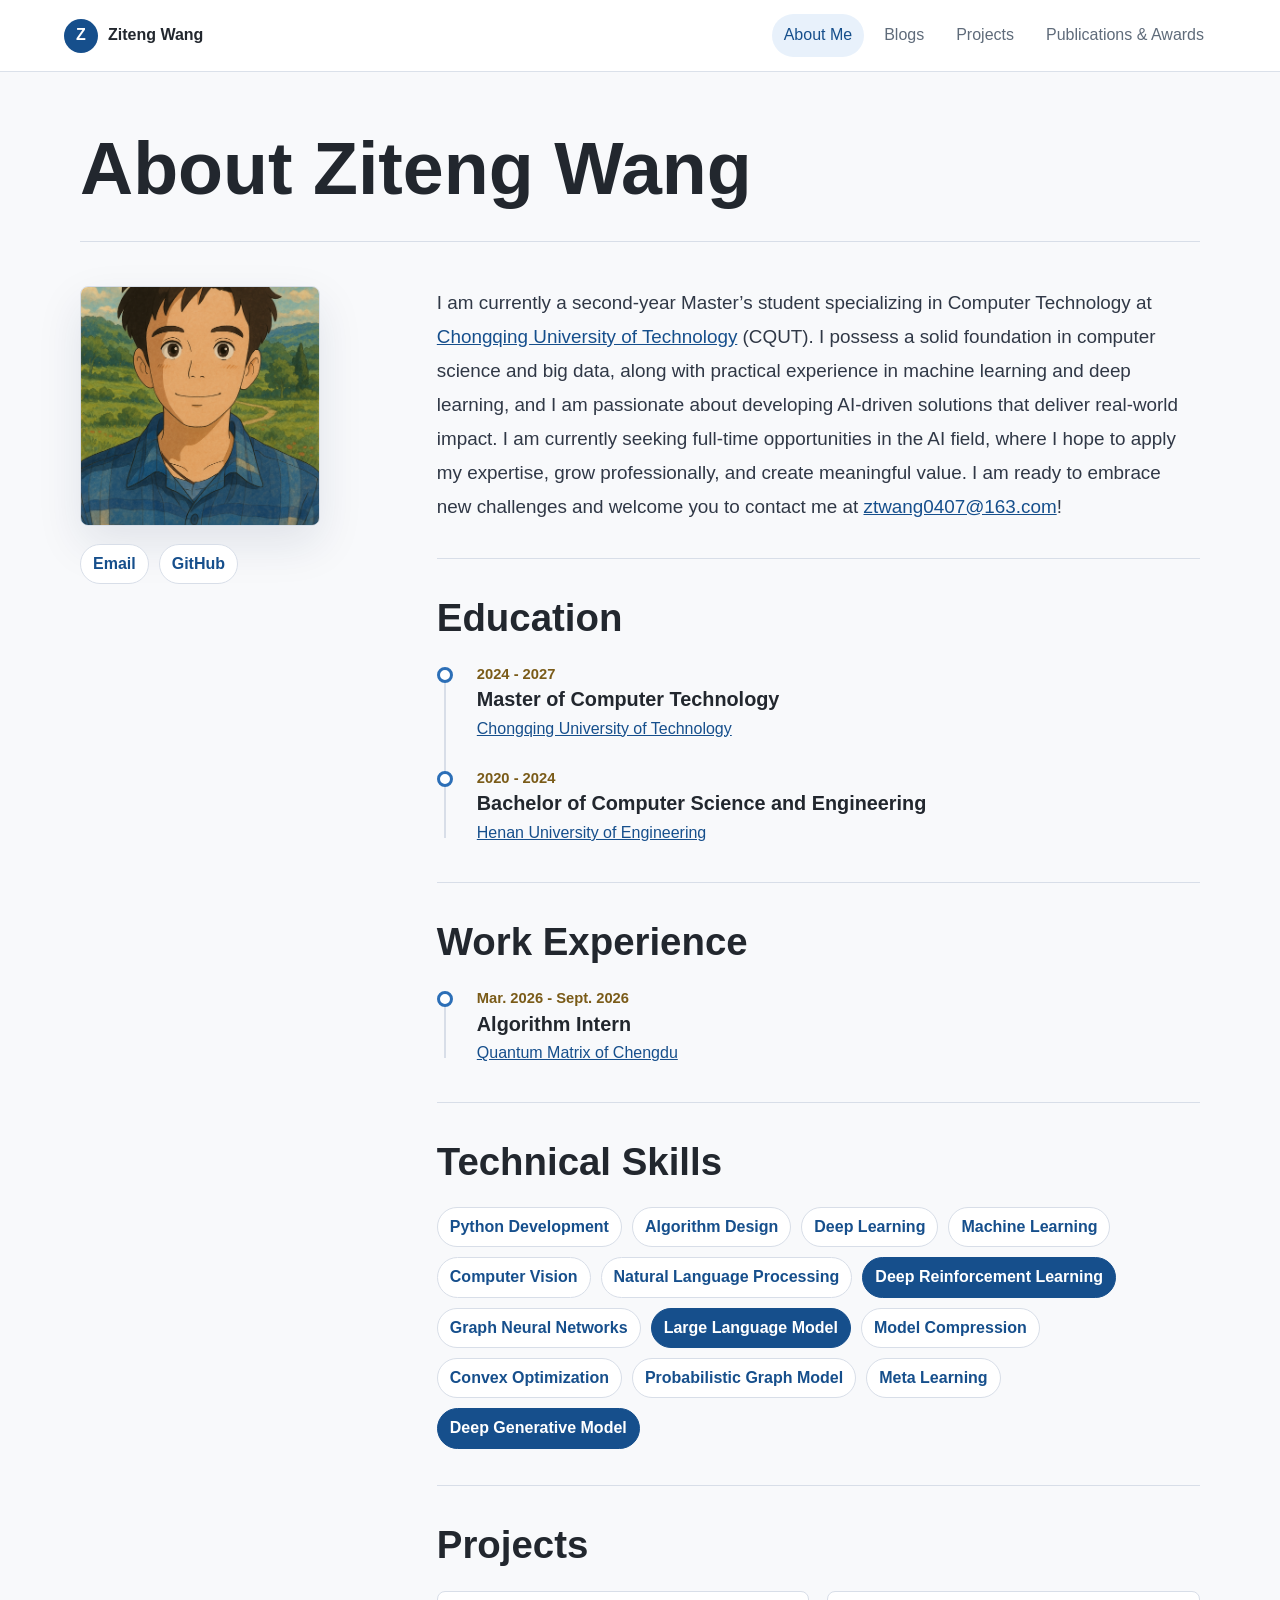
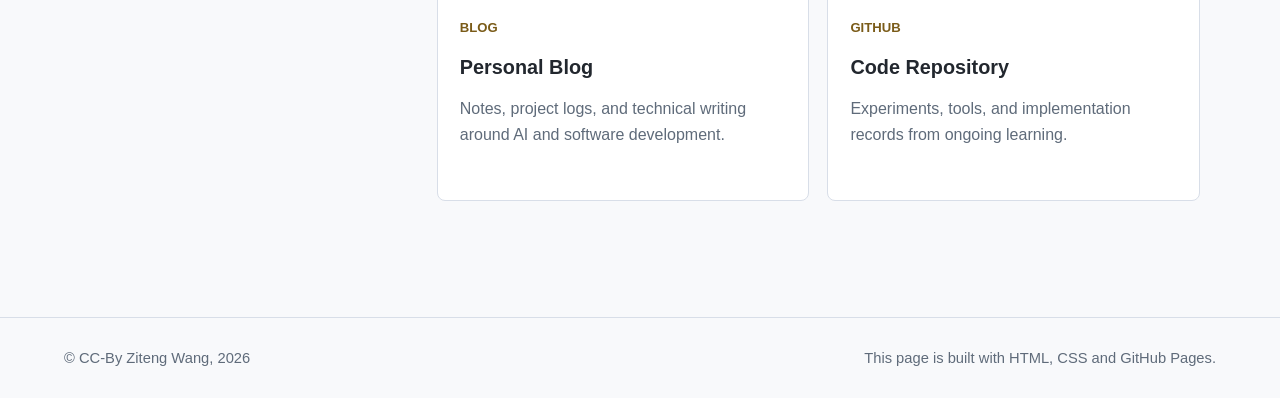
<file: index.html>
<!doctype html>
<html lang="en">
  <head>
    <meta charset="utf-8">
    <meta name="viewport" content="width=device-width, initial-scale=1">
    <meta name="description" content="About Ziteng Wang.">
    <title>About Ziteng Wang</title>
    <link rel="icon" href="assets/images/icon.avif">
    <link rel="stylesheet" href="assets/styles.css?v=20260615">
  </head>
  <body>
    <header class="site-header">
      <a class="brand" href="index.html" aria-label="Back to home">
        <span class="brand-mark">Z</span>
        <span>Ziteng Wang</span>
      </a>
      <nav class="nav-links" aria-label="Main navigation">
        <a aria-current="page" href="index.html">About Me</a>
        <a href="articles.html">Blogs</a>
        <a href="#projects">Projects</a>
        <a href="publish.html">Publications & Awards</a>
      </nav>
    </header>

    <main class="about-page">
      <header class="page-title">
        <h1>About Ziteng Wang</h1>
      </header>

      <section class="about-layout" aria-labelledby="about-title">
        <aside class="about-entity" aria-label="Profile">
          <img class="about-image" src="assets/images/profile.png" alt="Portrait of Ziteng Wang">
          <div class="about-links" aria-label="Profile links">
            <a href="mailto:ztwang0407@163.com" aria-label="Email">Email</a>
            <a href="https://github.com/princetb305-droid" aria-label="GitHub">GitHub</a>
          </div>
        </aside>

        <div class="about-content">
          <p class="about-intro" id="about-title">
            I am currently a second-year Master’s student specializing in Computer Technology at
            <a href="https://www.cqut.edu.cn/">Chongqing University of Technology</a> (CQUT).
            I possess a solid foundation in computer science and big data, along with practical
            experience in machine learning and deep learning, and I am passionate about developing
            AI-driven solutions that deliver real-world impact. I am currently seeking full-time
            opportunities in the AI field, where I hope to apply my expertise, grow professionally,
            and create meaningful value. I am ready to embrace new challenges and welcome you to
            contact me at <a href="mailto:ztwang0407@163.com">ztwang0407@163.com</a>!
          </p>

          <section class="resume-section" aria-labelledby="education-title">
            <h2 id="education-title">Education</h2>
            <div class="timeline">
              <article class="timeline-item">
                <span class="timeline-dot" aria-hidden="true"></span>
                <div class="timeline-content">
                  <div class="year">2024 - 2027</div>
                  <h3>Master of Computer Technology</h3>
                  <p><a href="https://www.cqut.edu.cn/">Chongqing University of Technology</a></p>
                </div>
              </article>
              <article class="timeline-item">
                <span class="timeline-dot" aria-hidden="true"></span>
                <div class="timeline-content">
                  <div class="year">2020 - 2024</div>
                  <h3>Bachelor of Computer Science and Engineering</h3>
                  <p><a href="https://www.haue.edu.cn/">Henan University of Engineering</a></p>
                </div>
              </article>
            </div>
          </section>

          <section class="resume-section" aria-labelledby="experience-title">
            <h2 id="experience-title">Work Experience</h2>
            <div class="timeline">
              <article class="timeline-item">
                <span class="timeline-dot" aria-hidden="true"></span>
                <div class="timeline-content">
                  <div class="year">Mar. 2026 - Sept. 2026</div>
                  <h3>Algorithm Intern</h3>
                  <p><a href="http://www.datamatrixai.com/#/index">Quantum Matrix of Chengdu</a></p>
                </div>
              </article>
            </div>
          </section>

          <section class="resume-section" aria-labelledby="skills-title">
            <h2 id="skills-title">Technical Skills</h2>
            <div class="tech-tags">
              <span>Python Development</span>
              <span>Algorithm Design</span>
              <span>Deep Learning</span>
              <span>Machine Learning</span>
              <span>Computer Vision</span>
              <span>Natural Language Processing</span>
              <span class="highlight">Deep Reinforcement Learning</span>
              <span>Graph Neural Networks</span>
              <span class="highlight">Large Language Model</span>
              <span>Model Compression</span>
              <span>Convex Optimization</span>
              <span>Probabilistic Graph Model</span>
              <span>Meta Learning</span>
              <span class="highlight">Deep Generative Model</span>
            </div>
          </section>

          <section class="resume-section" id="projects" aria-labelledby="projects-title">
            <h2 id="projects-title">Projects</h2>
            <div class="project-grid">
              <a class="project-card" href="articles.html">
                <span>Blog</span>
                <h3>Personal Blog</h3>
                <p>Notes, project logs, and technical writing around AI and software development.</p>
              </a>
              <a class="project-card" href="https://github.com/princetb305-droid">
                <span>GitHub</span>
                <h3>Code Repository</h3>
                <p>Experiments, tools, and implementation records from ongoing learning.</p>
              </a>
            </div>
          </section>
        </div>
      </section>
    </main>

    <footer class="site-footer">
      <span>© CC-By Ziteng Wang, 2026</span>
      <span>This page is built with HTML, CSS and GitHub Pages.</span>
    </footer>
  </body>
</html>
</file>
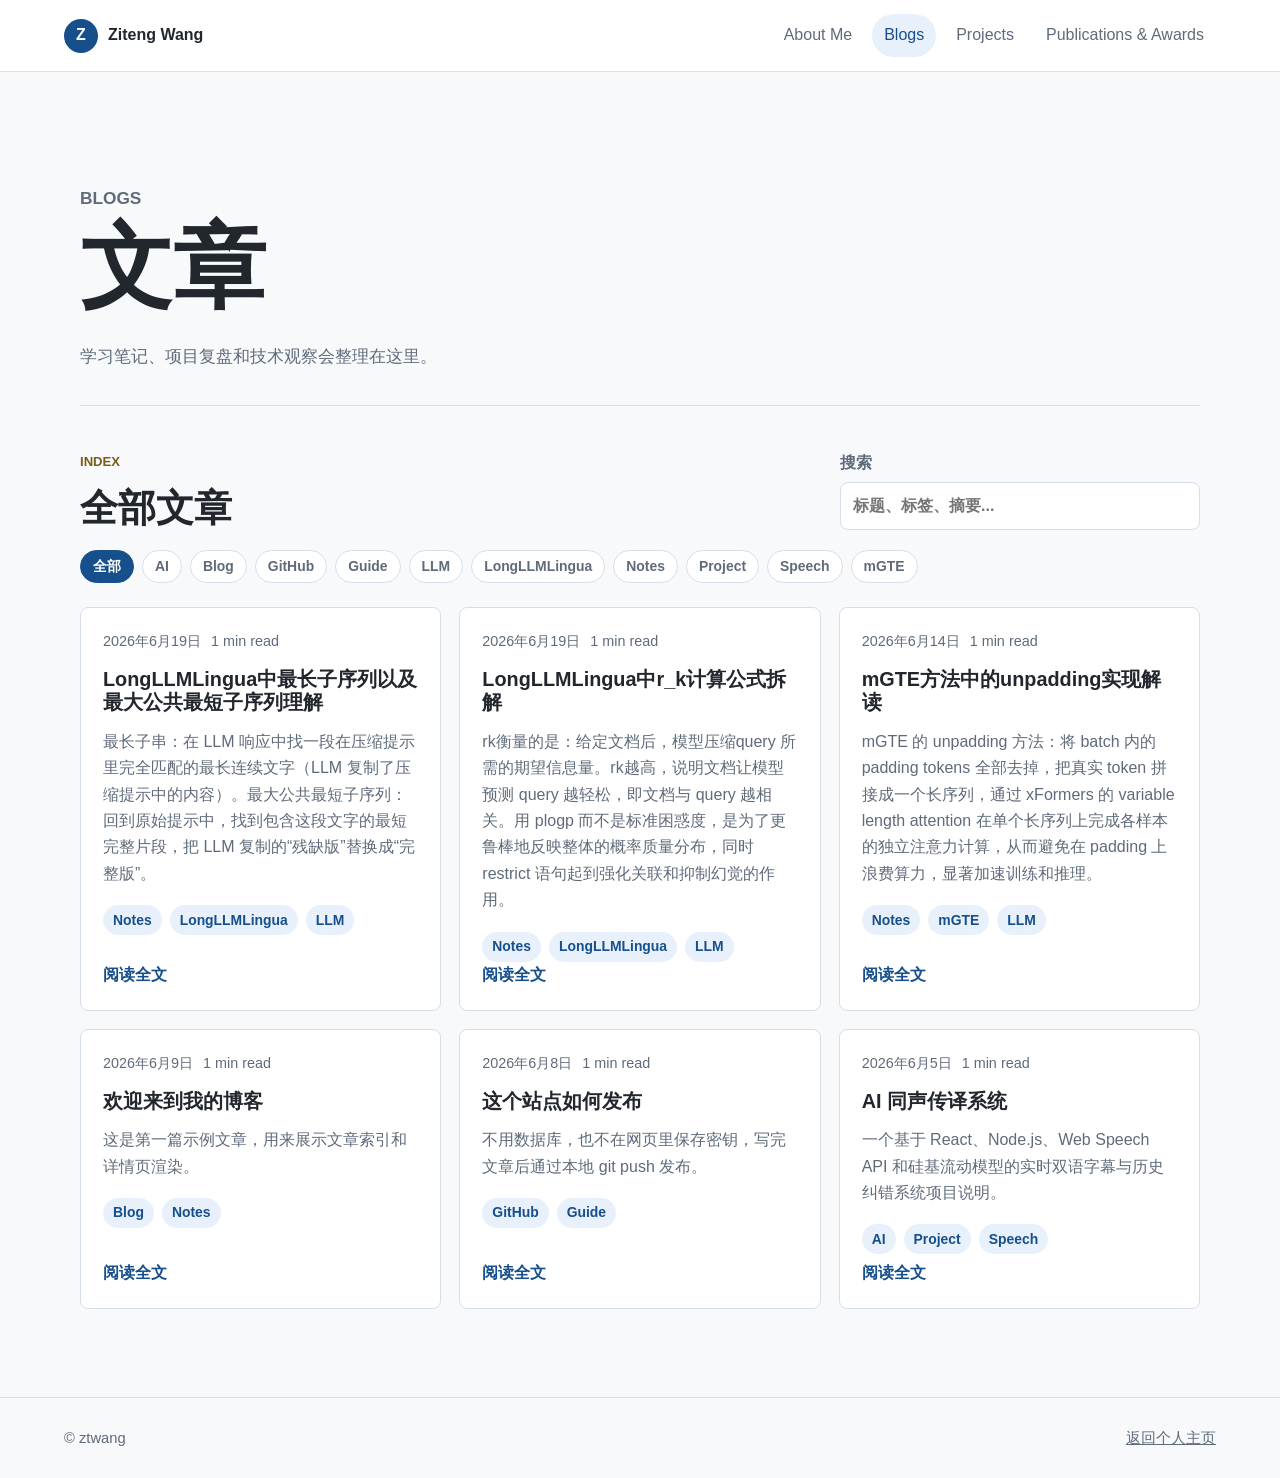
<file: articles.html>
<!doctype html>
<html lang="zh-CN">
  <head>
    <meta charset="utf-8">
    <meta name="viewport" content="width=device-width, initial-scale=1">
    <meta name="description" content="ztwang 的博客文章列表。">
    <title>文章 - ztwang</title>
    <link rel="stylesheet" href="assets/styles.css?v=20260615">
  </head>
  <body>
    <header class="site-header">
      <a class="brand" href="index.html" aria-label="回到首页">
        <span class="brand-mark">Z</span>
        <span>Ziteng Wang</span>
      </a>
      <nav class="nav-links" aria-label="主导航">
        <a href="index.html">About Me</a>
        <a aria-current="page" href="articles.html">Blogs</a>
        <a href="index.html#projects">Projects</a>
        <a href="publish.html">Publications & Awards</a>
      </nav>
    </header>

    <main>
      <section class="articles-hero" aria-labelledby="articles-title">
        <p class="section-kicker">Blogs</p>
        <h1 id="articles-title">文章</h1>
        <p>学习笔记、项目复盘和技术观察会整理在这里。</p>
      </section>

      <section class="posts-section standalone" aria-labelledby="posts-title">
        <div class="section-heading">
          <div>
            <p class="section-kicker">Index</p>
            <h2 id="posts-title">全部文章</h2>
          </div>
          <label class="search-box">
            <span>搜索</span>
            <input id="searchInput" type="search" placeholder="标题、标签、摘要..." autocomplete="off">
          </label>
        </div>
        <div class="filters" id="tagFilters" aria-label="文章标签筛选"></div>
        <div class="post-list" id="postList" aria-live="polite"></div>
        <p class="empty-state hidden" id="emptyState">没有找到匹配的文章。</p>
      </section>
    </main>

    <footer class="site-footer">
      <span>© ztwang</span>
      <span><a href="index.html">返回个人主页</a></span>
    </footer>

    <script src="assets/home.js" type="module"></script>
  </body>
</html>
</file>
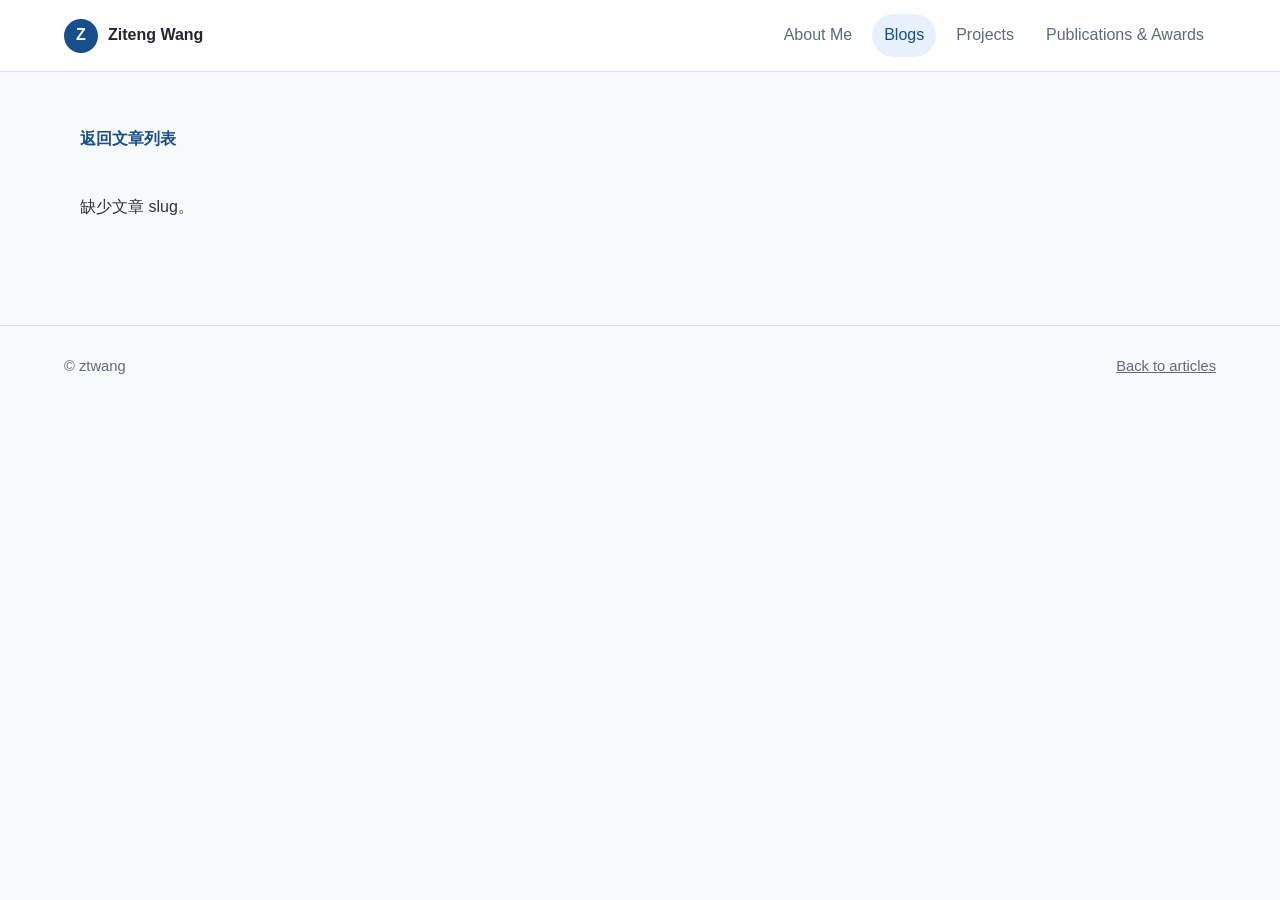
<file: post.html>
<!doctype html>
<html lang="zh-CN">
  <head>
    <meta charset="utf-8">
    <meta name="viewport" content="width=device-width, initial-scale=1">
    <meta name="description" content="ztwang 的博客文章详情页。">
    <title>Article - ztwang</title>
    <link rel="stylesheet" href="assets/styles.css?v=20260615">
  </head>
  <body>
    <header class="site-header">
      <a class="brand" href="index.html" aria-label="回到首页">
        <span class="brand-mark">Z</span>
        <span>Ziteng Wang</span>
      </a>
      <nav class="nav-links" aria-label="主导航">
        <a href="index.html">About Me</a>
        <a aria-current="page" href="articles.html">Blogs</a>
        <a href="index.html#projects">Projects</a>
        <a href="publish.html">Publications & Awards</a>
      </nav>
    </header>

    <main class="article-shell">
      <a class="back-link" href="articles.html">返回文章列表</a>
      <article class="article" id="article">
        <p class="loading">正在加载文章...</p>
      </article>
    </main>

    <footer class="site-footer">
      <span>© ztwang</span>
      <span><a href="articles.html">Back to articles</a></span>
    </footer>

    <script src="assets/vendor/marked.min.js"></script>
    <script src="assets/vendor/mermaid.min.js"></script>
    <script src="assets/post.js?v=5" type="module"></script>
  </body>
</html>
</file>
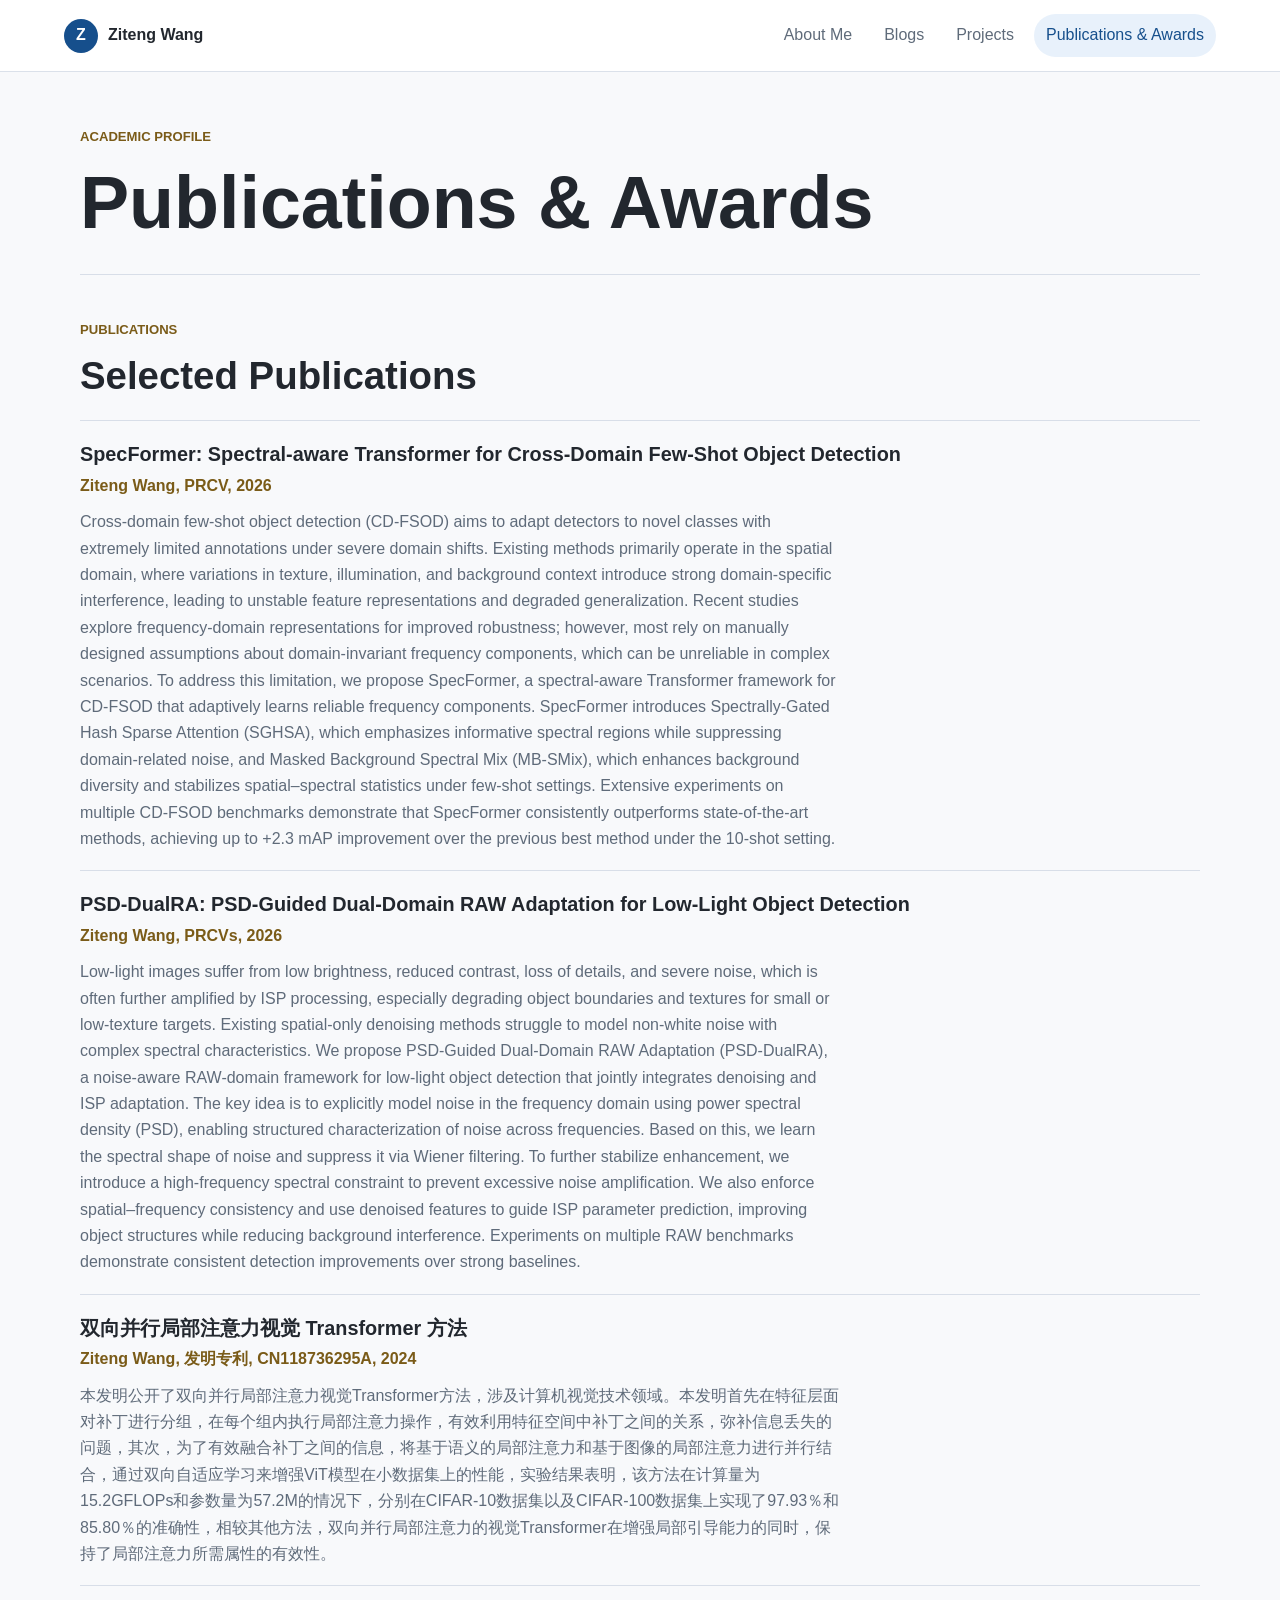
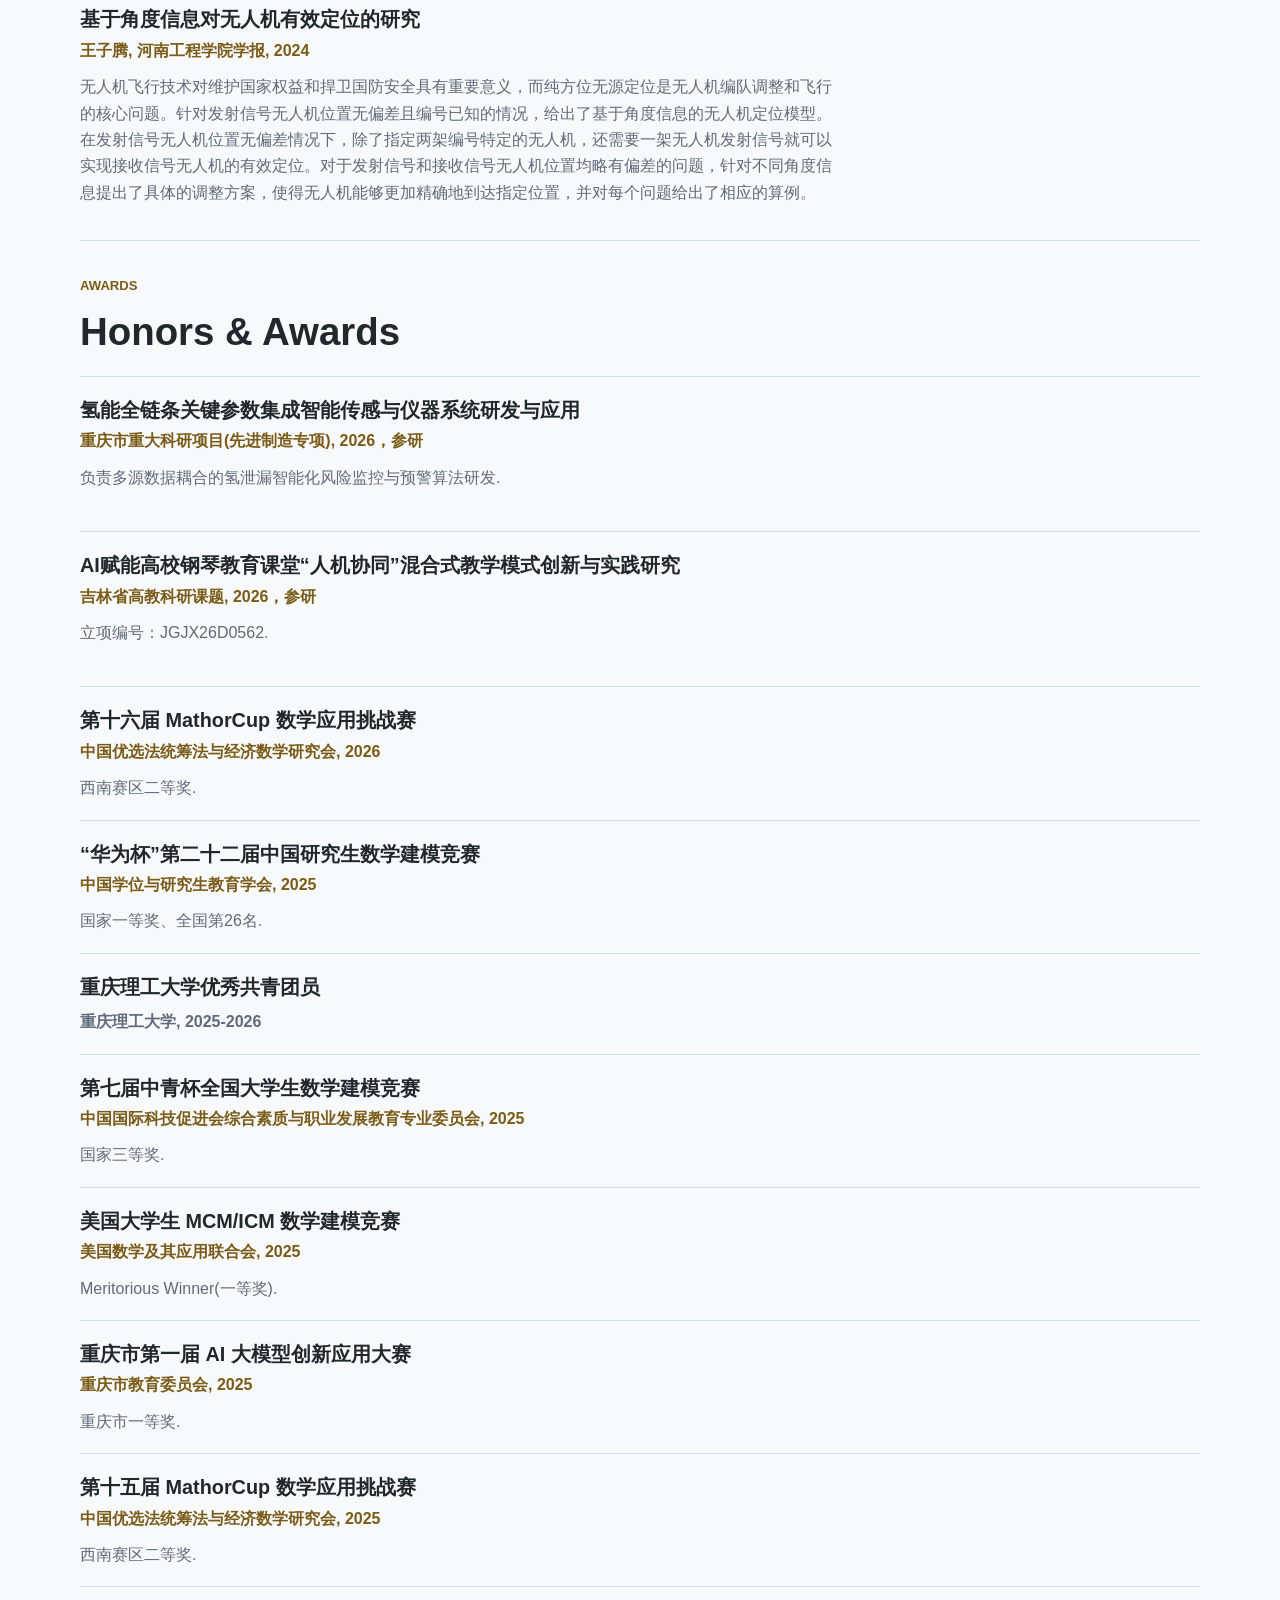
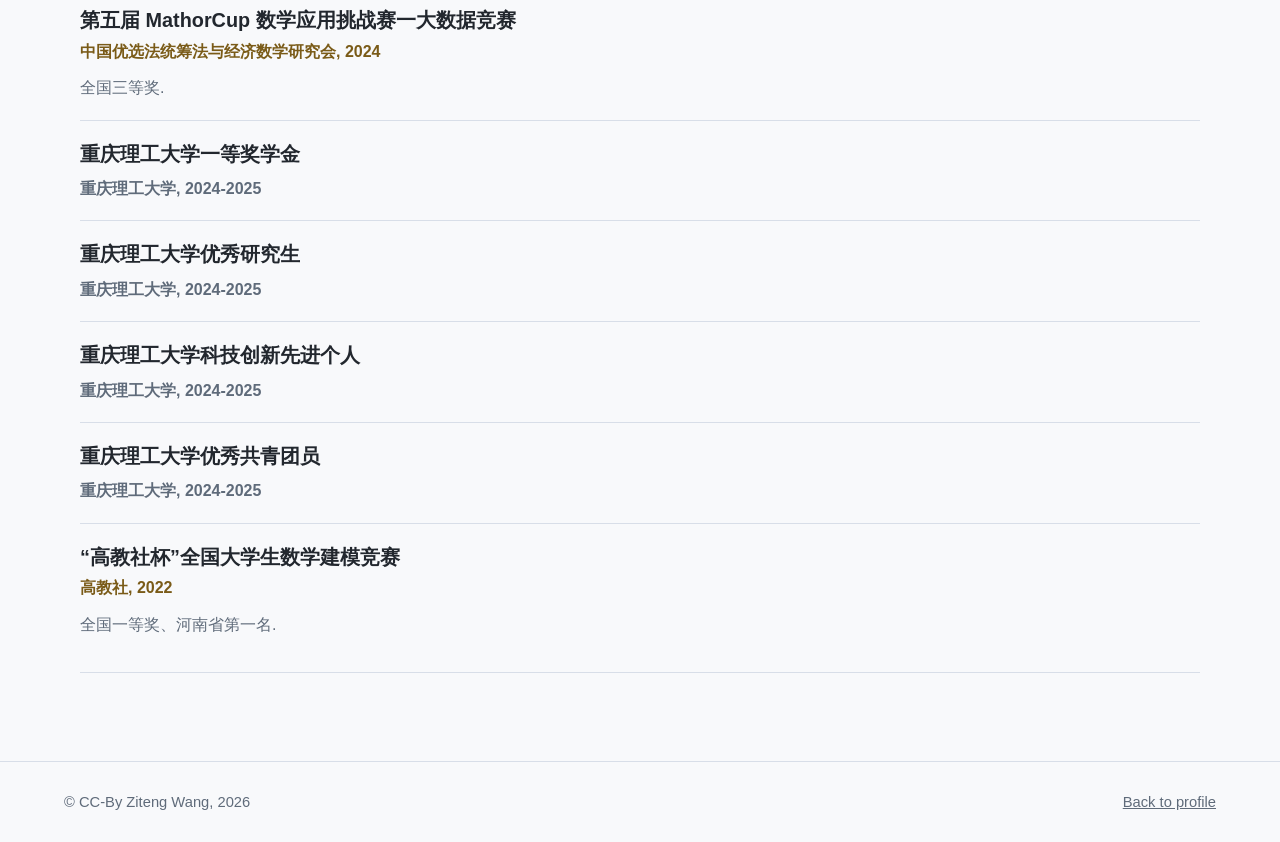
<file: publish.html>
<!doctype html>
<html lang="en">
  <head>
    <meta charset="utf-8">
    <meta name="viewport" content="width=device-width, initial-scale=1">
    <meta name="description" content="Publications and awards of Ziteng Wang.">
    <title>Publications & Awards - Ziteng Wang</title>
    <link rel="icon" href="assets/images/icon.avif">
    <link rel="stylesheet" href="assets/styles.css">
  </head>
  <body>
    <header class="site-header">
      <a class="brand" href="index.html" aria-label="Back to home">
        <span class="brand-mark">Z</span>
        <span>Ziteng Wang</span>
      </a>
      <nav class="nav-links" aria-label="Main navigation">
        <a href="index.html">About Me</a>
        <a href="articles.html">Blogs</a>
        <a href="index.html#projects">Projects</a>
        <a aria-current="page" href="publish.html">Publications & Awards</a>
      </nav>
    </header>

    <main class="academic-page">
      <header class="page-title">
        <p class="section-kicker">Academic Profile</p>
        <h1>Publications & Awards</h1>
      </header>

      <section class="academic-layout" aria-labelledby="publications-title">
        <article class="academic-section" id="publications">
          <div class="section-heading compact">
            <div>
              <p class="section-kicker">Publications</p>
              <h2 id="publications-title">Selected Publications</h2>
            </div>
          </div>
          <div class="academic-list">
            <div class="academic-placeholder">
              <h3>SpecFormer: Spectral-aware Transformer for Cross-Domain Few-Shot Object Detection</h3>
              <p class="academic-meta">Ziteng Wang, PRCV, 2026</p>
              <p>
                Cross-domain few-shot object detection (CD-FSOD) aims to adapt detectors to novel classes with extremely limited annotations under severe domain shifts. Existing methods primarily operate in the spatial domain, where variations in texture, illumination, and background context introduce strong domain-specific interference, leading to unstable feature representations and degraded generalization. Recent studies explore frequency-domain representations for improved robustness; however, most rely on manually designed assumptions about domain-invariant frequency components, which can be unreliable in complex scenarios. To address this limitation, we propose SpecFormer, a spectral-aware Transformer framework for CD-FSOD that adaptively learns reliable frequency components. SpecFormer introduces Spectrally-Gated Hash Sparse Attention (SGHSA), which emphasizes informative spectral regions while suppressing domain-related noise, and Masked Background Spectral Mix (MB-SMix), which enhances background diversity and stabilizes spatial–spectral statistics under few-shot settings. Extensive experiments on multiple CD-FSOD benchmarks demonstrate that SpecFormer consistently outperforms state-of-the-art methods, achieving up to +2.3 mAP improvement over the previous best method under the 10-shot setting.
              </p>
            </div>
            <div class="academic-placeholder">
              <h3>PSD-DualRA: PSD-Guided Dual-Domain RAW Adaptation for Low-Light Object Detection</h3>
              <p class="academic-meta">Ziteng Wang, PRCVs, 2026</p>
              <p>
                Low-light images suffer from low brightness, reduced contrast, loss of details, and severe noise, which is often further amplified by ISP processing, especially degrading object boundaries and textures for small or low-texture targets. Existing spatial-only denoising methods struggle to model non-white noise with complex spectral characteristics. We propose PSD-Guided Dual-Domain RAW Adaptation (PSD-DualRA), a noise-aware RAW-domain framework for low-light object detection that jointly integrates denoising and ISP adaptation. The key idea is to explicitly model noise in the frequency domain using power spectral density (PSD), enabling structured characterization of noise across frequencies. Based on this, we learn the spectral shape of noise and suppress it via Wiener filtering. To further stabilize enhancement, we introduce a high-frequency spectral constraint to prevent excessive noise amplification. We also enforce spatial–frequency consistency and use denoised features to guide ISP parameter prediction, improving object structures while reducing background interference. Experiments on multiple RAW benchmarks demonstrate consistent detection improvements over strong baselines.
              </p>
            </div>
            <div class="academic-placeholder">
              <h3>双向并行局部注意力视觉 Transformer 方法</h3>
              <p class="academic-meta">Ziteng Wang, 发明专利, CN118736295A, 2024</p>
              <p>
                本发明公开了双向并行局部注意力视觉Transformer方法，涉及计算机视觉技术领域。本发明首先在特征层面对补丁进行分组，在每个组内执行局部注意力操作，有效利用特征空间中补丁之间的关系，弥补信息丢失的问题，其次，为了有效融合补丁之间的信息，将基于语义的局部注意力和基于图像的局部注意力进行并行结合，通过双向自适应学习来增强ViT模型在小数据集上的性能，实验结果表明，该方法在计算量为15.2GFLOPs和参数量为57.2M的情况下，分别在CIFAR‑10数据集以及CIFAR‑100数据集上实现了97.93％和85.80％的准确性，相较其他方法，双向并行局部注意力的视觉Transformer在增强局部引导能力的同时，保持了局部注意力所需属性的有效性。
              </p>
            </div>
            <div class="academic-placeholder">
              <h3>基于角度信息对无人机有效定位的研究</h3>
              <p class="academic-meta">王子腾, 河南工程学院学报, 2024</p>
              <p>
                无人机飞行技术对维护国家权益和捍卫国防安全具有重要意义，而纯方位无源定位是无人机编队调整和飞行的核心问题。针对发射信号无人机位置无偏差且编号已知的情况，给出了基于角度信息的无人机定位模型。在发射信号无人机位置无偏差情况下，除了指定两架编号特定的无人机，还需要一架无人机发射信号就可以实现接收信号无人机的有效定位。对于发射信号和接收信号无人机位置均略有偏差的问题，针对不同角度信息提出了具体的调整方案，使得无人机能够更加精确地到达指定位置，并对每个问题给出了相应的算例。
              </p>
            </div>
          </div>
        </article>

        <article class="academic-section" id="awards">
          <div class="section-heading compact">
            <div>
              <p class="section-kicker">Awards</p>
              <h2 id="awards-title">Honors & Awards</h2>
            </div>
          </div>
          <div class="academic-list">
            <div class="academic-placeholder">
              <h3>氢能全链条关键参数集成智能传感与仪器系统研发与应用</h3>
              <p class="academic-meta">重庆市重大科研项目(先进制造专项), 2026，参研</p>
              <p>
                负责多源数据耦合的氢泄漏智能化风险监控与预警算法研发.
              </p>
            </div>
          <div class="academic-list">
            <div class="academic-placeholder">
              <h3>AI赋能高校钢琴教育课堂“人机协同”混合式教学模式创新与实践研究</h3>
              <p class="academic-meta">吉林省高教科研课题, 2026，参研</p>
              <p>
                立项编号：JGJX26D0562.
              </p>
            </div>
          <div class="academic-list">
            <div class="academic-placeholder">
              <h3>第十六届 MathorCup 数学应用挑战赛</h3>
              <p class="academic-meta">中国优选法统筹法与经济数学研究会, 2026</p>
              <p>
                西南赛区二等奖.
              </p>
            </div>
            <div class="academic-placeholder">
              <h3>“华为杯”第二十二届中国研究生数学建模竞赛</h3>
              <p class="academic-meta">中国学位与研究生教育学会, 2025</p>
              <p>
                国家一等奖、全国第26名.
              </p>
            </div>
            <div class="academic-placeholder">
              <h3>重庆理工大学优秀共青团员</h3>
              <p class="academic-meta">重庆理工大学, 2025-2026</p>
            </div>
            <div class="academic-placeholder">
              <h3>第七届中青杯全国大学生数学建模竞赛</h3>
              <p class="academic-meta">中国国际科技促进会综合素质与职业发展教育专业委员会, 2025</p>
              <p>
                国家三等奖.
              </p>
            </div>
            <div class="academic-placeholder">
              <h3>美国大学生 MCM/ICM 数学建模竞赛</h3>
              <p class="academic-meta">美国数学及其应用联合会, 2025</p>
              <p>
                Meritorious Winner(一等奖).
              </p>
            </div>
            <div class="academic-placeholder">
              <h3>重庆市第一届 AI 大模型创新应用大赛</h3>
              <p class="academic-meta">重庆市教育委员会, 2025</p>
              <p>
                重庆市一等奖.
              </p>
            </div>
            <div class="academic-placeholder">
              <h3>第十五届 MathorCup 数学应用挑战赛</h3>
              <p class="academic-meta">中国优选法统筹法与经济数学研究会, 2025</p>
              <p>
                西南赛区二等奖.
              </p>
            </div>
            <div class="academic-placeholder">
              <h3>第五届 MathorCup 数学应用挑战赛一大数据竞赛</h3>
              <p class="academic-meta">中国优选法统筹法与经济数学研究会, 2024</p>
              <p>
                全国三等奖.
              </p>
            </div>
            <div class="academic-placeholder">
              <h3>重庆理工大学一等奖学金</h3>
              <p class="academic-meta">重庆理工大学, 2024-2025</p>
            </div>
            <div class="academic-placeholder">
              <h3>重庆理工大学优秀研究生</h3>
              <p class="academic-meta">重庆理工大学, 2024-2025</p>
            </div>
            <div class="academic-placeholder">
              <h3>重庆理工大学科技创新先进个人</h3>
              <p class="academic-meta">重庆理工大学, 2024-2025  </p>
            </div>
            <div class="academic-placeholder">
              <h3>重庆理工大学优秀共青团员</h3>
              <p class="academic-meta">重庆理工大学, 2024-2025</p>
            </div>
            <div class="academic-placeholder">
              <h3>“高教社杯”全国大学生数学建模竞赛</h3>
              <p class="academic-meta">高教社, 2022</p>
              <p>
                全国一等奖、河南省第一名.
              </p>
            </div>
          </div>
        </article>
      </section>
    </main>

    <footer class="site-footer">
      <span>© CC-By Ziteng Wang, 2026</span>
      <span><a href="index.html">Back to profile</a></span>
    </footer>
  </body>
</html>
</file>
<file: assets/styles.css>
:root {
  color-scheme: light;
  --bg: #f8f9fb;
  --surface: #ffffff;
  --surface-strong: #ffffff;
  --ink: #22272e;
  --muted: #5f6b7a;
  --line: #d8dee8;
  --accent: #2c6fb7;
  --accent-dark: #164f8c;
  --accent-soft: #e8f1fb;
  --gold: #7a5b18;
  --rose: #b9584f;
  --shadow: 0 18px 45px rgba(24, 39, 75, 0.1);
  --radius: 8px;
  font-family:
    Inter, "Segoe UI", "PingFang SC", "Microsoft YaHei", Arial, sans-serif;
}

* {
  box-sizing: border-box;
}

html {
  scroll-behavior: smooth;
}

body {
  margin: 0;
  color: var(--ink);
  background: var(--bg);
  line-height: 1.65;
}

a {
  color: inherit;
}

img {
  display: block;
  max-width: 100%;
}

button,
input,
textarea {
  font: inherit;
}

.site-header {
  position: sticky;
  top: 0;
  z-index: 10;
  display: flex;
  align-items: center;
  justify-content: space-between;
  gap: 24px;
  min-height: 72px;
  padding: 14px clamp(18px, 5vw, 72px);
  border-bottom: 1px solid rgba(216, 222, 232, 0.9);
  background: rgba(255, 255, 255, 0.94);
  backdrop-filter: blur(18px);
}

.brand,
.nav-links,
.hero-actions,
.publish-actions,
.meta-row,
.tag-row,
.filters {
  display: flex;
  align-items: center;
}

.brand {
  gap: 10px;
  font-weight: 800;
  text-decoration: none;
}

.brand-mark {
  display: grid;
  width: 34px;
  height: 34px;
  place-items: center;
  border-radius: 50%;
  color: #fff;
  background: var(--accent-dark);
}

.nav-links {
  flex-wrap: wrap;
  justify-content: flex-end;
  gap: 8px;
}

.nav-links a {
  padding: 8px 12px;
  border-radius: 999px;
  color: var(--muted);
  text-decoration: none;
}

.nav-links a:hover,
.nav-links a[aria-current="page"] {
  color: var(--accent-dark);
  background: var(--accent-soft);
}

main {
  width: min(1120px, calc(100% - 36px));
  margin: 0 auto;
}

.hero-section {
  display: grid;
  grid-template-columns: minmax(0, 1.05fr) minmax(320px, 0.95fr);
  gap: clamp(28px, 5vw, 72px);
  align-items: center;
  min-height: calc(100vh - 116px);
  padding: clamp(46px, 8vw, 92px) 0 clamp(28px, 4vw, 54px);
}

.hero-copy {
  max-width: 680px;
}

.eyebrow,
.section-kicker {
  margin: 0 0 12px;
  color: var(--gold);
  font-size: 0.82rem;
  font-weight: 800;
  letter-spacing: 0;
  text-transform: uppercase;
}

h1,
h2,
h3 {
  margin: 0;
  line-height: 1.18;
}

h1 {
  max-width: 820px;
  font-size: clamp(2.45rem, 7vw, 5.8rem);
}

h2 {
  font-size: clamp(1.75rem, 3vw, 2.8rem);
}

h3 {
  font-size: 1.24rem;
}

.hero-text {
  max-width: 650px;
  margin: 24px 0 0;
  color: var(--muted);
  font-size: 1.06rem;
}

.hero-actions {
  flex-wrap: wrap;
  gap: 12px;
  margin-top: 32px;
}

.button {
  display: inline-flex;
  align-items: center;
  justify-content: center;
  min-height: 44px;
  padding: 10px 16px;
  border: 1px solid transparent;
  border-radius: var(--radius);
  font-weight: 800;
  text-decoration: none;
  cursor: pointer;
}

.button.primary {
  color: #fff;
  background: var(--accent-dark);
}

.button.primary:hover {
  background: #083a33;
}

.button.secondary {
  color: var(--accent-dark);
  border-color: var(--line);
  background: var(--surface-strong);
}

.button.secondary:hover {
  border-color: var(--accent);
}

.hero-visual {
  overflow: hidden;
  border: 1px solid rgba(222, 216, 203, 0.88);
  border-radius: var(--radius);
  box-shadow: var(--shadow);
  background: #f4eee0;
}

.about-page {
  width: min(1120px, calc(100% - 36px));
}

.page-title {
  padding: 54px 0 28px;
  border-bottom: 1px solid var(--line);
}

.page-title h1 {
  font-size: clamp(2.4rem, 6vw, 4.6rem);
}

.about-layout {
  display: grid;
  grid-template-columns: minmax(210px, 280px) minmax(0, 1fr);
  gap: clamp(30px, 6vw, 82px);
  align-items: start;
  padding: 44px 0 80px;
}

.about-entity {
  position: sticky;
  top: 96px;
}

.about-image {
  width: min(240px, 100%);
  aspect-ratio: 1;
  object-fit: cover;
  border-radius: var(--radius);
  border: 1px solid var(--line);
  box-shadow: var(--shadow);
}

.about-links {
  display: flex;
  flex-wrap: wrap;
  gap: 10px;
  margin-top: 18px;
}

.about-links a {
  display: inline-flex;
  min-height: 36px;
  align-items: center;
  padding: 6px 12px;
  border: 1px solid var(--line);
  border-radius: 999px;
  color: var(--accent-dark);
  background: var(--surface);
  font-weight: 800;
  text-decoration: none;
}

.about-links a:hover {
  border-color: var(--accent);
  background: var(--accent-soft);
}

.about-content {
  max-width: 790px;
}

.about-intro {
  margin: 0 0 34px;
  color: #303846;
  font-size: 1.18rem;
  line-height: 1.8;
}

.about-intro a,
.timeline-content a,
.project-card a {
  color: var(--accent-dark);
}

.resume-section {
  padding: 36px 0;
  border-top: 1px solid var(--line);
}

.timeline {
  position: relative;
  display: grid;
  gap: 24px;
  margin-top: 22px;
}

.timeline::before {
  position: absolute;
  top: 8px;
  bottom: 8px;
  left: 7px;
  width: 2px;
  background: var(--line);
  content: "";
}

.timeline-item {
  position: relative;
  display: grid;
  grid-template-columns: 24px minmax(0, 1fr);
  gap: 16px;
}

.timeline-dot {
  position: relative;
  z-index: 1;
  width: 16px;
  height: 16px;
  margin-top: 5px;
  border: 3px solid var(--accent);
  border-radius: 50%;
  background: var(--surface);
}

.timeline-content .year {
  color: var(--gold);
  font-size: 0.92rem;
  font-weight: 850;
}

.timeline-content h3 {
  margin-top: 2px;
}

.timeline-content p,
.project-card p,
.articles-hero p {
  color: var(--muted);
}

.timeline-content p {
  margin: 4px 0 0;
}

.tech-tags {
  display: flex;
  flex-wrap: wrap;
  gap: 10px;
  margin-top: 22px;
}

.tech-tags span {
  display: inline-flex;
  min-height: 36px;
  align-items: center;
  padding: 6px 12px;
  border: 1px solid var(--line);
  border-radius: 999px;
  color: var(--accent-dark);
  background: var(--surface);
  font-weight: 800;
}

.tech-tags .highlight {
  color: #fff;
  border-color: var(--accent-dark);
  background: var(--accent-dark);
}

.project-grid {
  display: grid;
  grid-template-columns: repeat(2, minmax(0, 1fr));
  gap: 18px;
  margin-top: 24px;
}

.project-card {
  display: block;
  min-height: 210px;
  padding: 22px;
  border: 1px solid var(--line);
  border-radius: var(--radius);
  background: var(--surface);
  text-decoration: none;
}

.project-card:hover {
  border-color: rgba(29, 111, 100, 0.45);
  box-shadow: var(--shadow);
}

.project-card span {
  color: var(--gold);
  font-size: 0.82rem;
  font-weight: 850;
  text-transform: uppercase;
}

.project-card h3 {
  margin-top: 16px;
}

.academic-page {
  width: min(1120px, calc(100% - 36px));
}

.academic-layout {
  display: grid;
  gap: 34px;
  padding: 44px 0 88px;
}

.academic-section {
  padding: 0 0 34px;
  border-bottom: 1px solid var(--line);
}

.academic-list {
  display: grid;
  gap: 18px;
  margin-top: 22px;
}

.academic-placeholder {
  padding: 22px 0 0;
  border-top: 1px solid var(--line);
}

.academic-placeholder h3 {
  color: var(--ink);
}

.academic-meta {
  margin: 6px 0 0;
  color: var(--gold);
  font-weight: 850;
}

.academic-placeholder p:last-child {
  max-width: 760px;
  margin: 10px 0 0;
  color: var(--muted);
}

.articles-hero {
  padding: clamp(54px, 8vw, 92px) 0 34px;
}

.articles-hero h1 {
  font-size: clamp(2.7rem, 8vw, 5.8rem);
}

.articles-hero p {
  margin: 20px 0 0;
  font-size: 1.08rem;
}

.intro-grid {
  display: grid;
  grid-template-columns: minmax(220px, 0.78fr) minmax(0, 1.22fr);
  gap: clamp(24px, 4vw, 64px);
  padding: 74px 0;
  border-top: 1px solid var(--line);
}

.intro-copy p {
  margin: 0 0 16px;
  color: var(--muted);
}

.posts-section {
  padding: 64px 0 88px;
  border-top: 1px solid var(--line);
}

.posts-section.standalone {
  padding-top: 44px;
}

.section-heading {
  display: flex;
  align-items: end;
  justify-content: space-between;
  gap: 24px;
  margin-bottom: 20px;
}

.section-heading.compact {
  align-items: center;
  margin: 0;
}

.search-box {
  display: grid;
  gap: 6px;
  width: min(360px, 100%);
  color: var(--muted);
  font-weight: 700;
}

input,
textarea {
  width: 100%;
  min-height: 44px;
  border: 1px solid var(--line);
  border-radius: var(--radius);
  padding: 10px 12px;
  color: var(--ink);
  background: var(--surface-strong);
  outline: none;
}

textarea {
  resize: vertical;
}

input:focus,
textarea:focus {
  border-color: var(--accent);
  box-shadow: 0 0 0 3px rgba(29, 111, 100, 0.16);
}

.filters {
  flex-wrap: wrap;
  gap: 8px;
  margin: 18px 0 24px;
}

.tag-filter,
.tag {
  display: inline-flex;
  align-items: center;
  min-height: 30px;
  border-radius: 999px;
  font-size: 0.87rem;
  font-weight: 750;
}

.tag-filter {
  border: 1px solid var(--line);
  padding: 4px 12px;
  color: var(--muted);
  background: var(--surface-strong);
  cursor: pointer;
}

.tag-filter.active {
  color: #fff;
  border-color: var(--accent-dark);
  background: var(--accent-dark);
}

.post-list {
  display: grid;
  grid-template-columns: repeat(3, minmax(0, 1fr));
  gap: 18px;
}

.post-card {
  display: flex;
  flex-direction: column;
  min-height: 280px;
  padding: 22px;
  border: 1px solid var(--line);
  border-radius: var(--radius);
  background: var(--surface);
  text-decoration: none;
  transition:
    transform 160ms ease,
    box-shadow 160ms ease,
    border-color 160ms ease;
}

.post-card:hover {
  transform: translateY(-3px);
  border-color: rgba(29, 111, 100, 0.45);
  box-shadow: var(--shadow);
}

.post-card p {
  margin: 14px 0 0;
  color: var(--muted);
}

.post-card .read-more {
  margin-top: auto;
  color: var(--accent-dark);
  font-weight: 850;
}

.meta-row {
  flex-wrap: wrap;
  gap: 10px;
  margin-bottom: 14px;
  color: var(--muted);
  font-size: 0.9rem;
}

.tag-row {
  flex-wrap: wrap;
  gap: 8px;
  margin-top: 18px;
}

.tag {
  padding: 3px 10px;
  color: var(--accent-dark);
  background: var(--accent-soft);
}

.empty-state,
.loading {
  color: var(--muted);
}

.hidden {
  display: none;
}

.article-shell,
.publish-shell {
  padding: 54px 0 88px;
}

.back-link {
  display: inline-block;
  margin-bottom: 26px;
  color: var(--accent-dark);
  font-weight: 800;
  text-decoration: none;
}

.article {
  width: min(820px, 100%);
}

.article header {
  margin-bottom: 34px;
  padding-bottom: 28px;
  border-bottom: 1px solid var(--line);
}

.article h1 {
  font-size: clamp(2rem, 6vw, 4.25rem);
}

.article h2 {
  margin-top: 2em;
  font-size: clamp(1.45rem, 3vw, 2rem);
}

.article h3 {
  margin-top: 1.6em;
}

.article p,
.article li {
  color: #343330;
}

.article ul,
.article ol {
  padding-left: 1.45rem;
}

.article a {
  color: var(--accent-dark);
  font-weight: 700;
}

.article code {
  border-radius: 6px;
  padding: 2px 5px;
  background: #eee7d9;
}

.article pre {
  overflow: auto;
  padding: 16px;
  border-radius: var(--radius);
  color: #f6f1e7;
  background: #20201e;
}

.article pre code {
  padding: 0;
  background: transparent;
}

.article table {
  display: block;
  width: 100%;
  overflow-x: auto;
  border-collapse: collapse;
  margin: 24px 0;
}

.article th,
.article td {
  border: 1px solid var(--line);
  padding: 10px 12px;
  text-align: left;
  vertical-align: top;
}

.article th {
  color: var(--ink);
  background: var(--accent-soft);
  font-weight: 850;
}

.article tr:nth-child(even) td {
  background: rgba(232, 241, 251, 0.45);
}

.article .mermaid {
  overflow-x: auto;
  margin: 24px 0;
  padding: 16px;
  border: 1px solid var(--line);
  border-radius: var(--radius);
  background: var(--surface);
}

.article .mermaid svg {
  max-width: 100%;
  height: auto;
}

.article blockquote {
  margin: 22px 0;
  padding: 2px 0 2px 18px;
  border-left: 4px solid var(--accent);
  color: var(--muted);
}

.publish-shell {
  display: grid;
  grid-template-columns: minmax(0, 0.92fr) minmax(320px, 0.78fr);
  gap: 30px;
  align-items: start;
}

.publish-heading {
  grid-column: 1 / -1;
  max-width: 780px;
}

.publish-heading p {
  color: var(--muted);
}

.publish-form,
.preview-panel {
  display: grid;
  gap: 18px;
}

fieldset,
.preview-panel {
  margin: 0;
  border: 1px solid var(--line);
  border-radius: var(--radius);
  padding: 22px;
  background: var(--surface);
}

legend {
  padding: 0 8px;
  color: var(--accent-dark);
  font-weight: 850;
}

label {
  display: grid;
  gap: 7px;
  color: var(--muted);
  font-weight: 750;
}

.form-grid {
  display: grid;
  grid-template-columns: repeat(2, minmax(0, 1fr));
  gap: 14px;
}

fieldset > label,
fieldset > .form-grid {
  margin-top: 14px;
}

.publish-actions {
  justify-content: flex-end;
  gap: 12px;
}

.status {
  margin: 0;
  min-height: 28px;
  color: var(--muted);
  font-weight: 750;
}

.status.success {
  color: var(--accent-dark);
}

.status.error {
  color: var(--rose);
}

.preview-panel {
  position: sticky;
  top: 92px;
}

.article.preview {
  width: 100%;
  max-height: calc(100vh - 210px);
  overflow: auto;
  padding-top: 18px;
}

.article.preview h1 {
  font-size: clamp(1.75rem, 4vw, 2.5rem);
}

.site-footer {
  display: flex;
  flex-wrap: wrap;
  justify-content: space-between;
  gap: 12px;
  padding: 28px clamp(18px, 5vw, 72px);
  border-top: 1px solid var(--line);
  color: var(--muted);
  font-size: 0.92rem;
}

@media (max-width: 920px) {
  .hero-section,
  .about-layout,
  .intro-grid,
  .publish-shell {
    grid-template-columns: 1fr;
  }

  .hero-section {
    min-height: auto;
  }

  .post-list {
    grid-template-columns: repeat(2, minmax(0, 1fr));
  }

  .project-grid {
    grid-template-columns: 1fr;
  }

  .about-entity {
    position: static;
  }

  .preview-panel {
    position: static;
  }

  .article.preview {
    max-height: none;
  }
}

@media (max-width: 640px) {
  .site-header,
  .section-heading,
  .site-footer {
    align-items: flex-start;
    flex-direction: column;
  }

  .site-header {
    position: static;
  }

  main {
    width: min(100% - 28px, 1120px);
  }

  .post-list,
  .form-grid {
    grid-template-columns: 1fr;
  }

  .post-card {
    min-height: 240px;
  }

  .publish-actions {
    align-items: stretch;
    flex-direction: column;
  }

  .button {
    width: 100%;
  }
}
</file>
